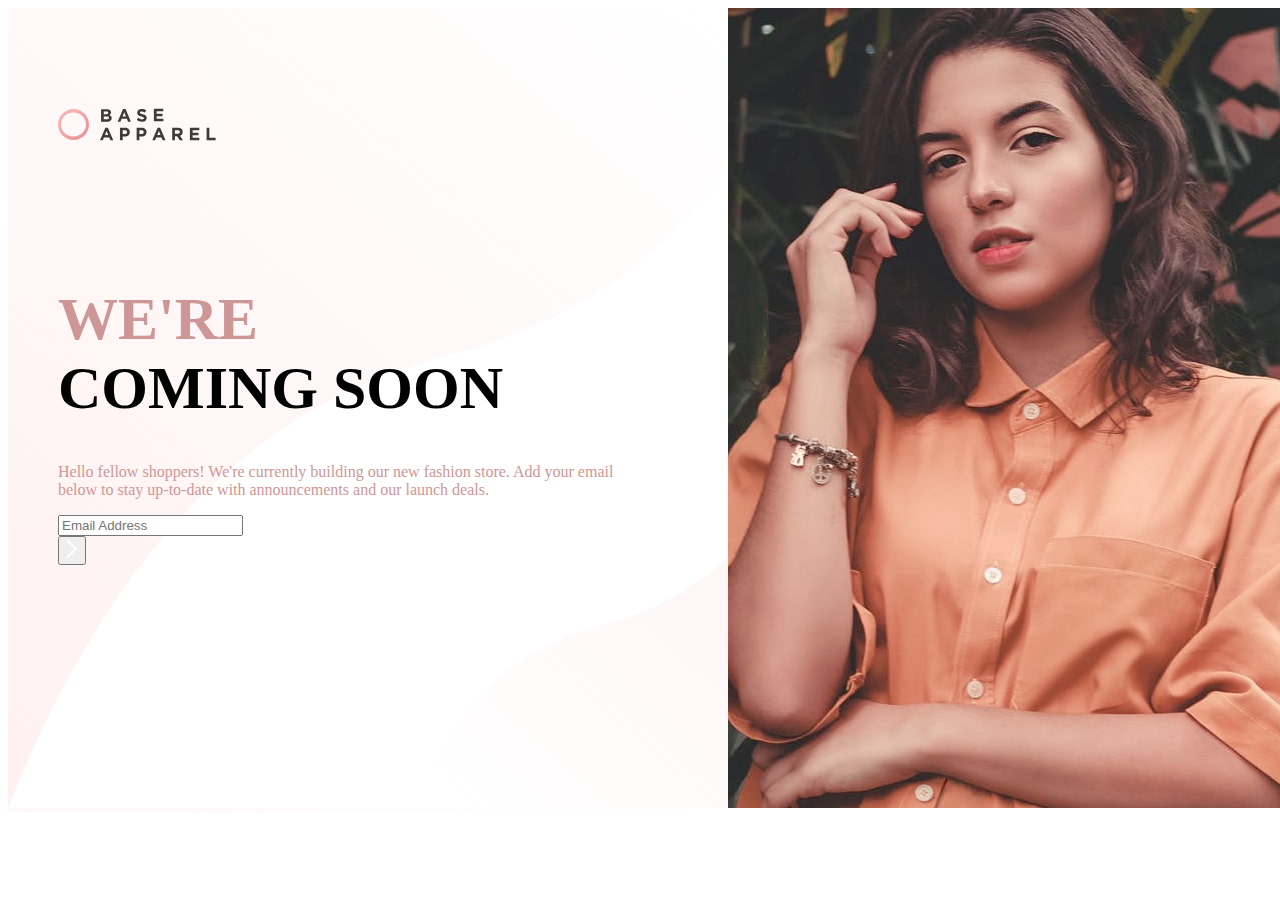
<file: easyproject/index.html>
<!DOCTYPE html>
<html lang="en">
<head>
  <meta charset="UTF-8">
  <meta name="viewport" content="width=device-width, initial-scale=1.0"> <!-- displays site properly based on user's device -->

  <link rel="icon" type="image/png" sizes="32x32" href="./images/favicon-32x32.png">
  <link rel="stylesheet" type="text/css" href="style.css">

  <title>Skill Safari| Base Apparel coming soon page</title>
    <style>
    .attribution {
      font-size: 11px;
      text-align: center;
    }

    .attribution a {
      color: hsl(228, 45%, 44%);
    }
  </style>

</head>
<body>
 <div class="container">
   <div class="box1">
     <div class="box3 ">
      <div>
        <img src="./images/logo.svg" alt="#" style="padding-bottom :100px;padding-top: 100px;">
        <h1 style="font-size: 60px;">
         <span style="color:hsl(0, 36%, 70%);;" >WE'RE</span><br>
         COMING SOON
       </h1>
 
       <p style="color: hsl(0, 36%, 70%);font-size: 16px;">
         Hello fellow shoppers! We're currently building
         our new fashion store.
         Add your email below to stay up-to-date with announcements and our launch deals.
       </p>
      </div>
      <form id="submit" class="relative" novalidate>
       <input id="emailField" type="email" name="email" placeholder="Email Address">
 
       <div id="errorMessage" class=" h-8"></div>
 
       <button type="submit">
         <img src="./images/icon-arrow.svg" >
       </button>
     </form>
     </div>
  

     </div>
   <div class="box2 ">
     <img src="./images/hero-desktop.jpg">

   </div>
   <script src="main.js"></script>

 </div>
  
</body>
</html>
</file>
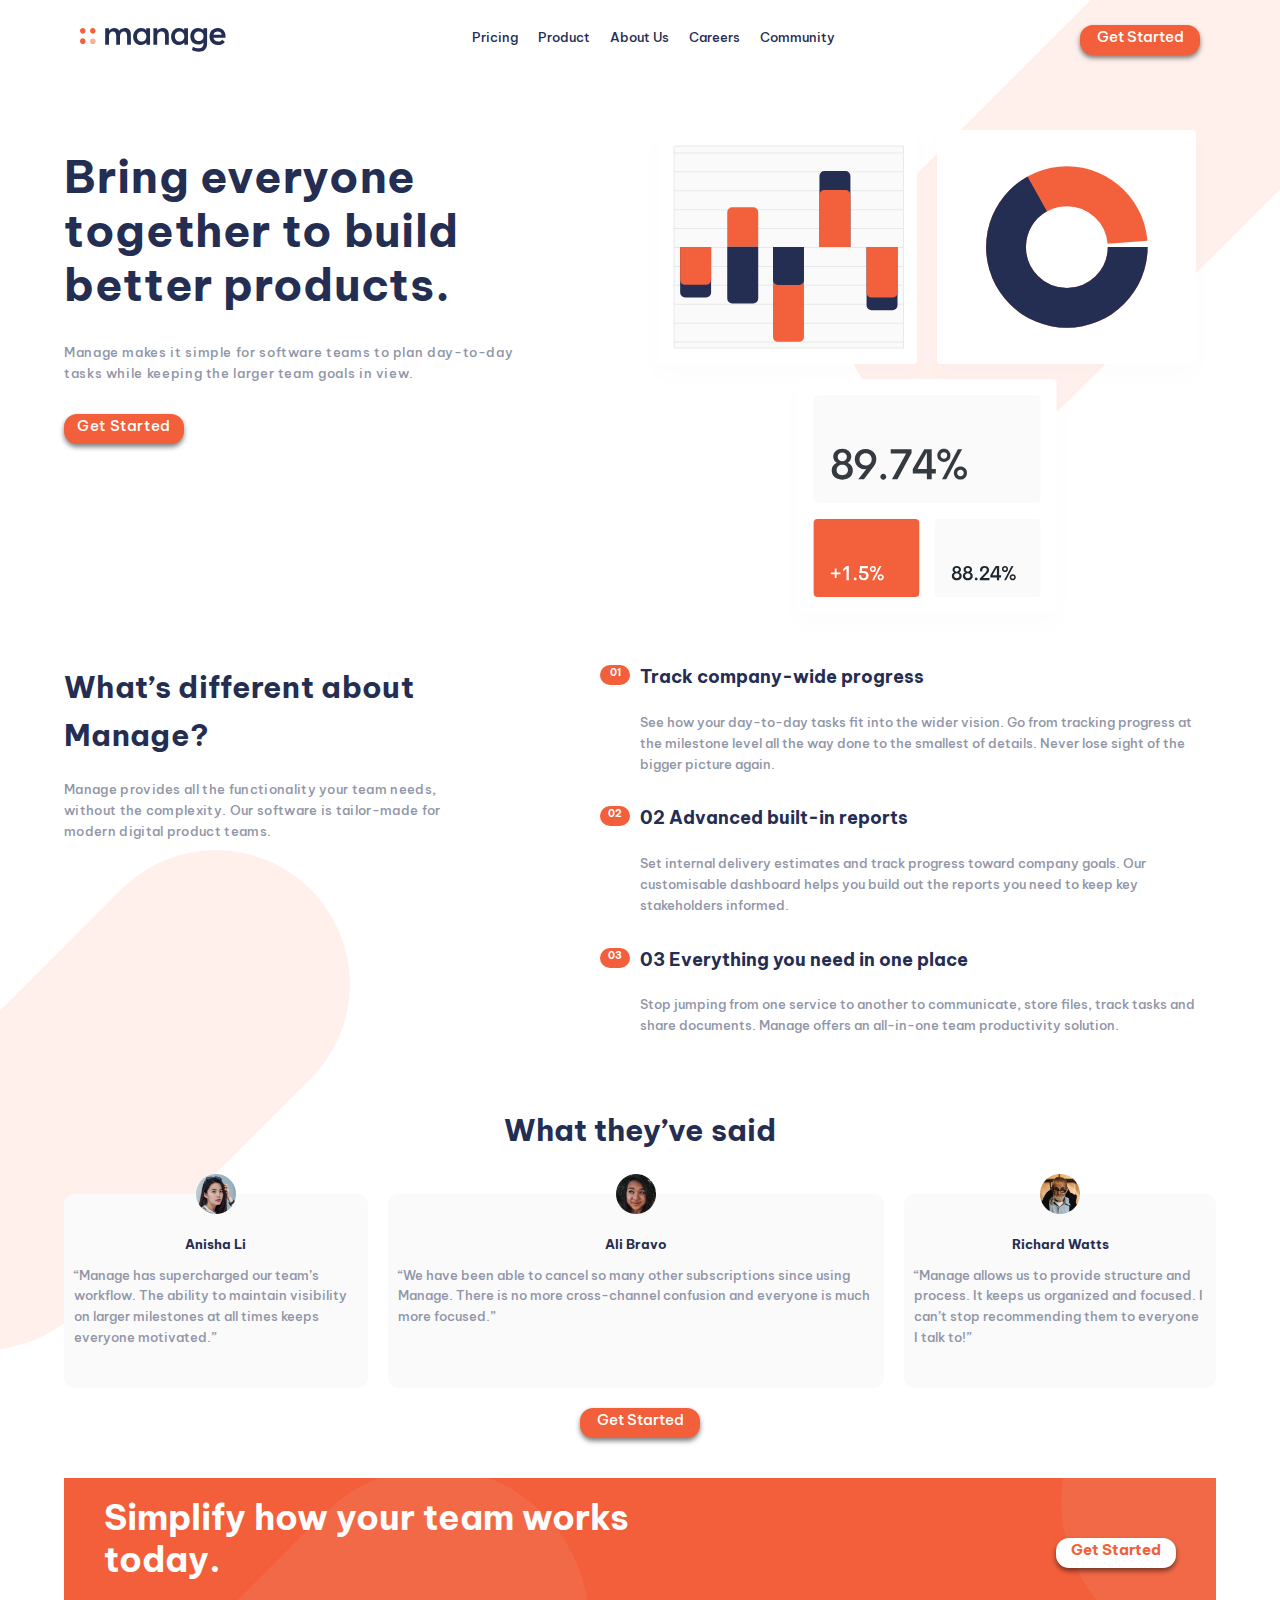
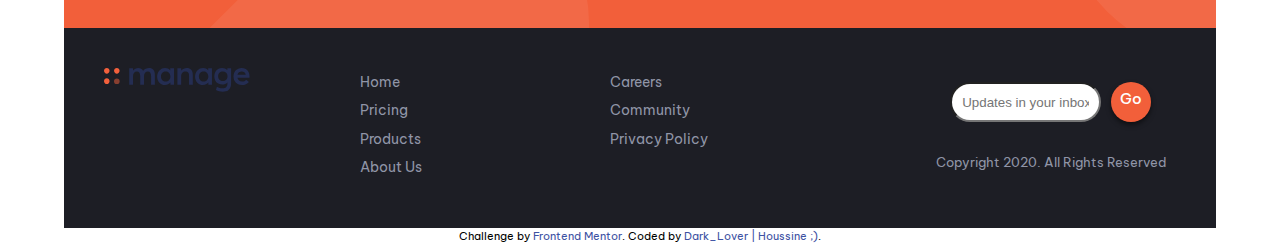
<file: Intermediate/index.html>
<!DOCTYPE html>
<html lang="en">
<head>
  <meta charset="UTF-8">
  <meta name="viewport" content="width=device-width, initial-scale=1.0"> <!-- displays site properly based on user's device -->

  <link rel="icon" type="image/png" sizes="32x32" href="./images/favicon-32x32.png">
  <link rel="stylesheet" href="style.css" />
  <link
      rel="stylesheet"
      href="https://use.fontawesome.com/releases/v5.15.1/css/all.css"
      integrity="sha384-vp86vTRFVJgpjF9jiIGPEEqYqlDwgyBgEF109VFjmqGmIY/Y4HV4d3Gp2irVfcrp"
      crossorigin="anonymous"
    />
  <title>Skill Safari | Manage landing page</title>

</head>

<body>
    <div id="wrapper">
      <img class="bg_top" src="./images/bg-tablet-pattern.svg" alt="" />
      <img class="bg_bottom" src="./images/bg-tablet-pattern.svg" alt="" />
      <div class="main_container">
        
        <header class="header">
          <img src="./images/logo.svg" alt="" />
          <div class="menu">
            <a href="#">Pricing</a>
            <a href="#">Product</a>
            <a href="#">About Us</a>
            <a href="#">Careers</a>
            <a href="#">Community</a>
          </div>
          <div class="btn_primary">Get Started</div>
          <img
            class="hamburger_btn"
            src="./images/icon-hamburger.svg"
            alt="hamburger"
          />
        </header>
     
        <div class="hidden_menu">
          <div class="menu">
            <a href="#">Pricing</a>
            <a href="#">Product</a>
            <a href="#">About Us</a>
            <a href="#">Careers</a>
            <a href="#">Community</a>
          </div>
        </div>
        <div class="blur"></div>
     
        <section class="showcase">
          <div class="show_left">
            <div class="left_content">
              <h1 class="heading">
                Bring everyone together to build better products.
              </h1>
              <p class="lead">
                Manage makes it simple for software teams to plan day-to-day
                tasks while keeping the larger team goals in view.
              </p>
              <div class="btn_primary">Get Started</div>
            </div>
          </div>
          <div class="show_right">
            <img
              src="./images/illustration-intro.svg"
              alt="stats"
              class="stats"
            />
          </div>
        </section>
    
        <section class="whats_diff">
          <div class="whats_left">
            <h3 class="second_title">What’s different about Manage?</h3>
            <p class="lead">
              Manage provides all the functionality your team needs, without the
              complexity. Our software is tailor-made for modern digital product
              teams.
            </p>
          </div>
          <div class="whats_right">
            <div class="section">
              <h5 class="third_title th_top">Track company-wide progress</h5>
              <p class="lead">
                See how your day-to-day tasks fit into the wider vision. Go from
                tracking progress at the milestone level all the way done to the
                smallest of details. Never lose sight of the bigger picture
                again.
              </p>
            </div>
            <div class="section">
              <h5 class="third_title th_middle">
                02 Advanced built-in reports
              </h5>
              <p class="lead">
                Set internal delivery estimates and track progress toward
                company goals. Our customisable dashboard helps you build out
                the reports you need to keep key stakeholders informed.
              </p>
            </div>
            <div class="section">
              <h5 class="third_title th_bottom">
                03 Everything you need in one place
              </h5>
              <p class="lead">
                Stop jumping from one service to another to communicate, store
                files, track tasks and share documents. Manage offers an
                all-in-one team productivity solution.
              </p>
            </div>
          </div>
        </section>
        
        <section class="testimonials">
          <h3 class="second_title title_testi">What they’ve said</h3>
          <div class="comment left_comment">
            <img src="./images/avatar-anisha.png" alt="anisha" />
            <h3>Anisha Li</h3>
            <p class="lead">
              “Manage has supercharged our team’s workflow. The ability to
              maintain visibility on larger milestones at all times keeps
              everyone motivated.”
            </p>
          </div>
         
          <div id="my_slide" class="comment middle_comment">
            <img src="./images/avatar-ali.png" alt="anisha" />
            <h3>Ali Bravo</h3>
            <p class="lead">
              “We have been able to cancel so many other subscriptions since
              using Manage. There is no more cross-channel confusion and
              everyone is much more focused.”
            </p>
          </div>
    
          <div class="comment right_com">
            <img src="./images/avatar-richard.png" alt="anisha" />
            <h3>Richard Watts</h3>
            <p class="lead">
              “Manage allows us to provide structure and process. It keeps us
              organized and focused. I can’t stop recommending them to everyone
              I talk to!”
            </p>
          </div>
          <div class="btn_primary get_start">Get Started</div>
          <div class="btn_primary slide_control">
            <label class="radio_container">
              <input type="radio" name="check" id="t_1" />
              <span class="check"></span>
            </label>
            <label class="radio_container">
              <input type="radio" checked="checked" name="check" id="t_2" />
              <span class="check"></span>
            </label>
            <label class="radio_container">
              <input type="radio" name="check" id="t_3" />
              <span class="check"></span>
            </label>

        
        </section>
     
        <section class="simplify">
          <img src="./images/bg-simplify-section-desktop.svg" alt="" />
          <h1 class="heading">Simplify how your team works today.</h1>
          <div class="btn_primary">Get Started</div>
        </section>
        <footer class="site_footer">
          <div class="left_footer">
            <img src="./images/logo.svg" alt="logo" />
            <div class="social">
              <i class="fab fa-facebook-square"></i>
              <i class="fab fa-twitter"></i>
              <i class="fab fa-pinterest"></i>
              <i class="fab fa-instagram"></i>
            </div>
          </div>
          <div class="middle_footer">
            <a href="#"> Home </a>
            <a href="#"> Pricing </a>
            <a href="#"> Products </a>
            <a href="#"> About Us </a>
            <a href="#"> Careers </a>
            <a href="#"> Community </a>
            <a href="#"> Privacy Policy </a>
          </div>
          <div class="right_footer">
            <div class="update">
              <input
                type="text"
                class="update_input"
                placeholder="Updates in your inbox…"
              />
              <div class="btn_primary">Go</div>
            </div>
            <small class="copyright">Copyright 2020. All Rights Reserved</small>
          </div>
        </footer>
      </div>
    </div>
 

    <div class="attribution">
      Challenge by
      <a href="https://www.frontendmentor.io?ref=challenge" target="_blank"
        >Frontend Mentor</a
      >. Coded by <a href="#">Dark_Lover | Houssine ;)</a>.
    </div>
    <script src="main.js" type="module"></script>
  </body>
 
</html>
</file>
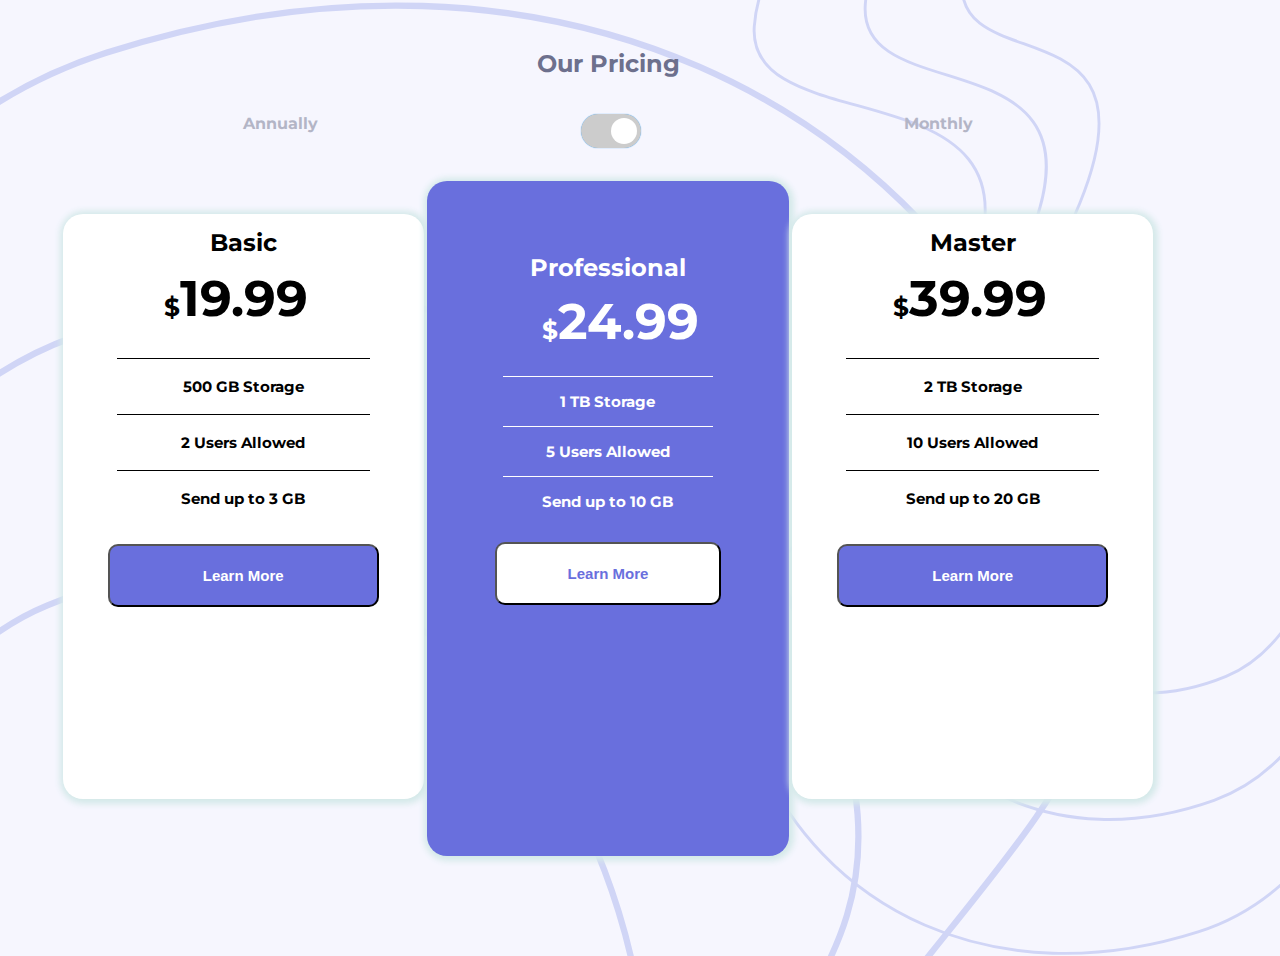
<file: Junior/price.html>
<!DOCTYPE html>
<html lang="en">
<head>
  <meta charset="UTF-8">
  <meta name="viewport" content="width=device-width, initial-scale=1.0"> <!-- displays site properly based on user's device -->

  <link rel="icon" type="image/png" sizes="32x32" href="./images/favicon-32x32.png">
  
  <title>Skill Safari | [Challenge Name Here]</title>
  <link href="https://fonts.googleapis.com/css?family=Montserrat:300,400,700&display=swap" rel="stylesheet" />
  <link rel="stylesheet" href="price.css">
  
  
</head>
<body>
    <div style="width: 95%;">
        <header>
            <h2 style="color: hsla(233, 13%, 49%);"> Our Pricing</h2>
            <div class="Toggler"> 
                Annually
                <label class="switch">
                    <input type="checkbox" checked>
                    <span class="slider round"></span>
                </label>
                Monthly
            </div>
        </header>
        <main>
                <div class="basic card">
                  <h2> Basic</h2>
                  <div class="container">
                    <div class="pricing">
                      <span class="monthly"><span class="dollar">&dollar;</span>19.99</span>
                      <span class="yearly"><span class="dollar">&dollar;</span>199.99</span>
                    </div>
                    <div class="storage">
                      <p> 500 GB Storage </p>
                      <p> 2 Users Allowed </p>
                      <p>Send up to 3 GB</p>
                    </div>
                    <input type="button" value="Learn More">
                  </div>
                </div>
          
                <div class="professional card" style="padding: 30px;">
                  <h2>Professional</h2>
                  <div class="container">
                    <div class="pricing">
                      <span class="monthly"><span class="dollar">&dollar;</span>24.99</span>
                      <span class="yearly"><span class="dollar">&dollar;</span>249.99</span>
                    </div>
                    <div class="storage">
                      <p> 1 TB Storage</p>
                      <p> 5 Users Allowed</p>
                      <p> Send up to 10 GB</p>
                    </div>
                    <input type="button" value="Learn More">
                  </div>
                </div>
          
                <div class="master card">
                  <h2> Master</h2>
                  <div class="container">
                    <div class="pricing">
                      <span class="monthly"><span class="dollar">&dollar;</span>39.99</span>
                      <span class="yearly"><span class="dollar">&dollar;</span>399.99</span>
                    </div>
                    <div class="storage">
                      <p>2 TB Storage</p>
                      <p>10 Users Allowed</p>
                      <p> Send up to 20 GB</p>
                    </div>
                    <input type="button" value="Learn More">
                  </div>
                </div>
          
        </main>

        
    </div>
    <script src="main.js"></script>

</body>
</html>
</file>
<file: easyproject/style.css>
.container{
    width: 1200px;
    
    display: flex;
    flex-wrap: wrap;
  
}
.box1{
    background-image: url('./images/bg-pattern-desktop.svg');
    width: 60%;
    
}
.box2{
    width: 40%;}
.box3{
    width: 80%;
    padding-left:50px ;
    
}
</file>
<file: Intermediate/style.css>
@import url("https://fonts.googleapis.com/css2?family=Be+Vietnam:wght@400;500;700&display=swap");

:root {
  --bright_red: #f25f3a;
  --dark_b: hsl(228, 39%, 23%);
  --dark_g_b: hsl(227, 12%, 61%);
  --v_dark_b: hsl(233, 12%, 13%);
  --v_pale_r: #ffefeb;
  --v_light_g: hsl(0, 0%, 98%);
}

/* ! Reset */
* {
  margin: 0;
  padding: 0;
  box-sizing: border-box;
}

body {
  font-family: "Be Vietnam", sans-serif;
  font-size: 16px;
  line-height: 1.6;
}

/* ! Utilities */
a {
  text-decoration: none;
}

#wrapper {
  min-height: 100vh;
  max-width: 1350px;
  display: flex;
  flex-direction: column;
  margin: auto;
  position: relative;
  overflow: hidden;
}
.bg_top {
  position: absolute;
  z-index: -4;
  right: -60px;
  top: -60px;
  width: 500px;
}
.bg_bottom {
  position: absolute;
  z-index: -4;
  left: -150px;
  top: 850px;
  width: 500px;
}
.main_container {
  width: 90%;
  margin: auto;
}
.btn_primary {
  cursor: pointer;
  width: 120px;
  height: 30px;
  background-color: var(--bright_red);
  text-align: center;
  border-radius: 13px;
  color: white;
  font-size: 15px;
  font-weight: 500;
  box-shadow: 0px 3px 5px 0px rgba(0, 0, 0, 0.5);
}

/* ! Header */
.header {
  height: 80px;
  display: flex;
  align-items: center;
  justify-content: space-between;
  padding: 0 1rem;
}
.menu {
  display: flex;
  gap: 20px;
  font-size: 13px;
  padding-bottom: 5px;
}
.hidden_menu {
  display: none;
}
.blur {
  display: none;
}
.menu a {
  color: var(--dark_b);
  font-weight: 500;
}
.menu a:hover {
  color: var(--dark_g_b);
}
.hamburger_btn {
  display: none;
  cursor: pointer;
}
/* ! Showcase */
.showcase {
  display: flex;
  padding-top: 40px;
  margin-bottom: 20px;
}
.show_left {
  width: 50%;
  display: flex;
  flex-direction: column;
  padding-top: 30px;
}
.left_content {
  max-width: 80%;
  letter-spacing: 0.04rem;
}
.heading {
  font-size: 45px;
  color: var(--dark_b);
  line-height: 1.2;
  margin-bottom: 30px;
  font-weight: 700;
}
.lead {
  font-size: 13px;
  font-weight: 500;
  color: var(--dark_g_b);
  margin-bottom: 30px;
}
.show_right {
  display: flex;
  align-items: center;
}
.show_right img {
  width: 100%;
  height: auto;
}
/* ! Whats different section */
.whats_diff {
  display: grid;
  grid-template-columns: 50% 50%;
}
.whats_left {
  display: flex;
  flex-direction: column;
  max-width: 70%;
  letter-spacing: 0.02rem;
}
.second_title {
  font-size: 30px;
  color: var(--dark_b);
  margin-bottom: 20px;
}
.whats_right {
  position: relative;
}
.th_top:before {
  font-size: 10px;
  display: flex;
  line-height: 1rem;
  justify-content: center;
  content: "01";
  position: absolute;
  border-radius: 10px;
  left: -40px;
  top: 2px;
  height: 20px;
  width: 30px;
  background-color: var(--bright_red);
  color: white;
}
.th_middle:before {
  font-size: 10px;
  display: flex;
  line-height: 1rem;
  justify-content: center;
  content: "02";
  position: absolute;
  border-radius: 10px;
  left: -40px;
  top: 2px;
  height: 20px;
  width: 30px;
  background-color: var(--bright_red);
  color: white;
}
.th_bottom:before {
  font-size: 10px;
  display: flex;
  line-height: 1rem;
  justify-content: center;
  content: "03";
  position: absolute;
  border-radius: 10px;
  left: -40px;
  top: 2px;
  height: 20px;
  width: 30px;
  background-color: var(--bright_red);
  color: white;
}

.third_title {
  font-size: 18px;
  color: var(--dark_b);
  font-weight: 700;
  margin-bottom: 20px;
  position: relative;
}

/* ! Testimonials section*/
.testimonials {
  display: grid;
  grid-template-areas:
    "title title title title"
    "left_com middle_com middle_com right_com"
    "get_btn get_btn get_btn get_btn";
  grid-template-rows: auto;
  padding: 40px 0;
  width: 100%;
  justify-items: center;
  gap: 20px;
  margin: auto;
  align-items: stretch;
}

.title_testi {
  grid-area: title;
}
.left_comment {
  grid-area: left_com;
}
.middle_comment {
  grid-area: middle_com;
}
.right_comment {
  grid-area: right_com;
}
.get_start {
  grid-area: get_btn;
}
.slide_control {
  display: none;
}
.comment {
  display: flex;
  flex-direction: column;
  align-items: center;
  background-color: var(--v_light_g);
  padding: 40px 10px 10px 10px;
  position: relative;
  color: var(--dark_b);
  font-size: 11px;
  border-radius: 10px;
  transition: 0.5s ease;
}
.comment img {
  position: absolute;
  width: 40px;
  top: -20px;
}
.comment h3 {
  margin-bottom: 10px;
}

/* ! Simplify section */
.simplify {
  height: 150px;
  background-color: var(--bright_red);
  display: flex;
  justify-content: space-between;
  align-items: center;
  padding: 0 40px;
  position: relative;
  overflow: hidden;
}
.simplify .heading {
  color: white;
  max-width: 50%;
  font-size: 35px;
}
.simplify .btn_primary {
  color: var(--bright_red);
  background-color: white;
  font-weight: 700;
  z-index: 10;
}
.simplify img {
  position: absolute;
}
/* ! Manage Footer */
.site_footer {
  display: flex;
  justify-content: space-between;
  background-color: var(--v_dark_b);
  padding: 40px 40px;
}
.left_footer {
  display: flex;
  flex-direction: column;
  justify-content: space-between;
  align-items: center;
}
.social {
  color: white;
  display: flex;
  gap: 10px;
}
.middle_footer {
  flex-grow: 2;
  display: flex;
  flex-direction: column;
  height: 120px;
  flex-wrap: wrap;
  max-width: 50%;
}
.middle_footer a {
  padding: 3px 40px;
  color: var(--dark_g_b);
  font-size: 14px;
}
.middle_footer a:hover {
  color: white;
}

.right_footer {
  display: flex;
  flex-direction: column;
  justify-content: space-around;
  align-items: center;
}
.update {
  display: flex;
  justify-content: center;
}
.update_input {
  border-radius: 25px;
  outline: none;
  padding: 0 10px;
  height: 40px;
  width: 60%;
}
.update .btn_primary {
  width: 40px;
  height: 40px;
  margin-left: 10px;
  padding-top: 5px;
  border-radius: 20px;
}
.copyright {
  color: var(--dark_g_b);
}
/* ! Footer*/
.attribution {
  font-size: 11px;
  text-align: center;
}
.attribution a {
  color: hsl(228, 45%, 44%);
}

/* ! Media Queries*/
@media (max-width: 800px) {
  .header .menu,
  .header .btn_primary {
    display: none;
  }
  .header .hamburger_btn {
    display: flex;
  }
  .showcase {
    flex-direction: column;
    padding-top: 0px;
    margin-bottom: 30px;
  }
  .show_left {
    width: 100%;
    align-items: center;
    text-align: center;
    padding-top: 10px;
    order: 2;
  }
  .left_content {
    align-items: center;
    display: flex;
    flex-direction: column;
  }
  .left_content .heading {
    font-size: 25px;
  }
  .show_right {
    order: 1;
  }
  .whats_diff {
    grid-template-columns: 100%;
    text-align: center;
  }
  .whats_left {
    display: flex;
    flex-direction: column;
    max-width: 100%;
  }
  .third_title {
    background-color: var(--v_pale_r);
    border-radius: 10px;
    font-size: 12px;
    line-height: 30px;
  }
  .third_title:before {
    left: 7%;
    top: 5px;
  }
  .testimonials {
    text-align: center;
    display: flex;
    flex-direction: column;
    align-items: center;
  }
  .left_comment {
    display: none !important;
  }
  .right_com {
    display: none !important;
  }
  .get_start {
    display: none;
  }
  .slide_control {
    display: flex;
    gap: 20px;
    justify-content: center;
    align-items: center;
  }
  .slide_control i {
    color: var(--bright_red);
    padding: 5px 5px;
    position: relative;
    cursor: pointer;
  }
  .testimonials .btn_primary {
    background: transparent;
    box-shadow: none;
  }
  .simplify {
    flex-direction: column;
    text-align: center;
    justify-content: space-around;
  }
  .simplify .heading {
    max-width: 80%;
    font-size: 25px;
    margin-bottom: 0px !important;
  }
  .site_footer {
    padding: 20px;
    flex-direction: column;
  }
  .social {
    margin: 10px 0 20px 0;
  }
  .middle_footer {
    margin-bottom: 15px;
    max-width: 100%;
    text-align: center;
  }
  .update {
    margin-bottom: 15px;
  }
  .update_input {
    height: 40px;
  }
  .update .btn_primary {
    height: 40px;
  }
  /* ! hidden menu querie media*/
  .hidden_menu {
    width: 100%;
    margin: auto;
    flex-direction: column;
    align-items: center;
    background-color: white;
    border-radius: 10px;
    position: relative;
    z-index: 40;
    padding: 20px;
    display: none;
  }

  .blur {
    display: none;
    position: absolute;
    top: 60px;
    left: 0;
    width: 120%;
    height: 100%;
    background: rgb(255, 255, 255);
    background: linear-gradient(
      180deg,
      rgba(255, 255, 255, 1) 0%,
      rgba(255, 255, 255, 0.2049194677871149) 0%,
      rgba(0, 0, 0, 0.5) 100%
    );
    z-index: 20;
  }
  .show_section {
    display: flex !important;
  }
  .hidden_menu .menu {
    display: flex;
    flex-direction: column;
    text-align: center;
  }
}

.radio_container {
  position: relative;
}

input[type="radio"] {
  opacity: 0;
}
.check {
  position: absolute;
  top: 0;
  left: 0;
  height: 12px;
  width: 12px;
  background: white;
  border: 3px solid var(--bright_red);
  border-radius: 50%;
  cursor: pointer;
}

.radio_container:hover input ~ .check {
  background-color: var(--bright_red);
  border: 0;
}

.radio_container input:checked ~ .check {
  background-color: var(--bright_red);
}
</file>
<file: Junior/price.css>
* {
    margin: 0;
    padding: 0;
    box-sizing: border-box; 
  }
  
  body {
    background-color: hsl(240, 78%, 98%);
    background-image: url("images/bg-top.svg"), url("images/bg-bottom.svg");
    background-position: top right, bottom left;
    background-repeat: no-repeat;
  background-size: contain;
  font-family: 'Montserrat' , sans-serif;
  }

  .card {
    width: 90%;
    margin: 8% auto;
    background-color: white;
    border-radius: 20px;
    box-shadow: 1px 1px 6px 4px #d4e9e9;
  }
  .storage p {
    margin: auto;
      width: 70%;
    border-top: 1px solid black;
    padding-top: 5%;
      padding-bottom: 5%;
      font-size: 15px;
      font-weight: 700;
  }
  
  .container {
    padding-bottom: 10%;
  }
  
  .card input[type="button"] {
    width: 75%;
    height: 7vh;
    font-size: 15px;
      font-weight: 700;
      background-color:  hsl(237, 63%, 64%);
      border-radius: 10px;

      color: white;
  }
  
  .basic input[type="button"]:hover,
  .master input[type="button"]:hover {
  color:hsl(237, 63%, 64%); 
  background-color: white;  
  }
  span.dollar {
    font-size: 0.5em;
  }
  .professional input[type="button"]:hover {
    background-color:hsl(237, 63%, 64%); 
  color: white;  
  }
  
  .professional {
    background-color:  hsl(237, 63%, 64%) ;
    color: white; 
    margin-bottom: 100px; 
  }
  
  .professional input[type="button"] {
    background-color: white;
    color: hsl(237, 63%, 64%);
  }
  .professional .storage p {
    border-top: 1px solid white ;
  }
  .switch {
      position: relative;
      display: inline-block;
      width: 60px;
      height: 34px;
    }
    .switch input { 
      opacity: 0;
      width: 0;
      height: 0;
    }
    .slider {
      position: absolute;
      cursor: pointer;
      top: 0;
      left: 0;
      right: 0;
      bottom: 0;
      background-color: hsl(237, 63%, 64%);
      -webkit-transition: .4s;
      transition: .4s;
    }
    .slider:before {
      position: absolute;
      content: "";
      height: 26px;
      width: 26px;
      left: 4px;
      bottom: 4px;
      background-color: white;
      -webkit-transition: .4s;
      transition: .4s;
    }
    input:checked + .slider {
      background-color:  #ccc;
    }
    input:focus + .slider {
      box-shadow: 0 0 1px #2196F3;
    }
    input:checked + .slider:before {
     -webkit-transform: translateX(26px);
      -ms-transform: translateX(26px);
      transform: translateX(26px);
    }
    
    
    .slider.round {
      border-radius: 34px;
    }
    
    .slider.round:before {
      border-radius: 50%;
    } 
  
    .pricing {
      position: relative;
      text-align: center;
      margin: auto;
      font-size: 25px;
      font-weight: 700;
  }
  span.monthly {
    display: block;
      position: absolute;
      visibility: visible;
      font-size: 2em;
      left: 28%;
  }
  span.yearly {
    display: block;
      position: relative;
      visibility: hidden;
      font-size: 2em;
      margin-bottom: 8%;
  }
  .Toggler {
    margin: auto;
    width: 60%;
    display: flex;
    justify-content: space-between;
    font-weight: 700;
    color: hsl(234, 14%, 74%);
  }
  p, h2, h1 {
    text-align: center;
  }
  
  h1 {
    margin-top: 15%;
    margin-bottom: 10%;
    font-weight: 700;
  }
  h2 {
    padding-top: 4%;
    padding-bottom: 3%;
  }
  input[type="button"] {
    display: block;
    margin: auto;  
  }
  
  
  @media only screen and (min-width: 490px) {
    main {
      display: flex;
      flex-wrap: wrap;
      justify-content: center ;
    }
    .basic, .professional, .master {
      width: 45%;
  }
  }
  
  @media only screen and (min-width: 961px){
    h1 {
      margin-top: 3%;
      margin-bottom: 3%;
  }
  .swithCtl {  
    width: 35%;  
    justify-content: space-evenly;
  }
    .basic, .professional, .master {
      width: 33%;
  }
   main {
     width: 90%;
     margin: auto;
  
   }
   .professional {
     height: 75vh;
     margin-top: 3%;
   }
   .professional h2 {
    margin-top: 10%;
  }
   .basic, .master {
    height: 65vh;
    margin-top: 6%;
  }
  .card input[type="button"] {  
    margin-top: 5%;
    height: 7vh;
  }
</file>
